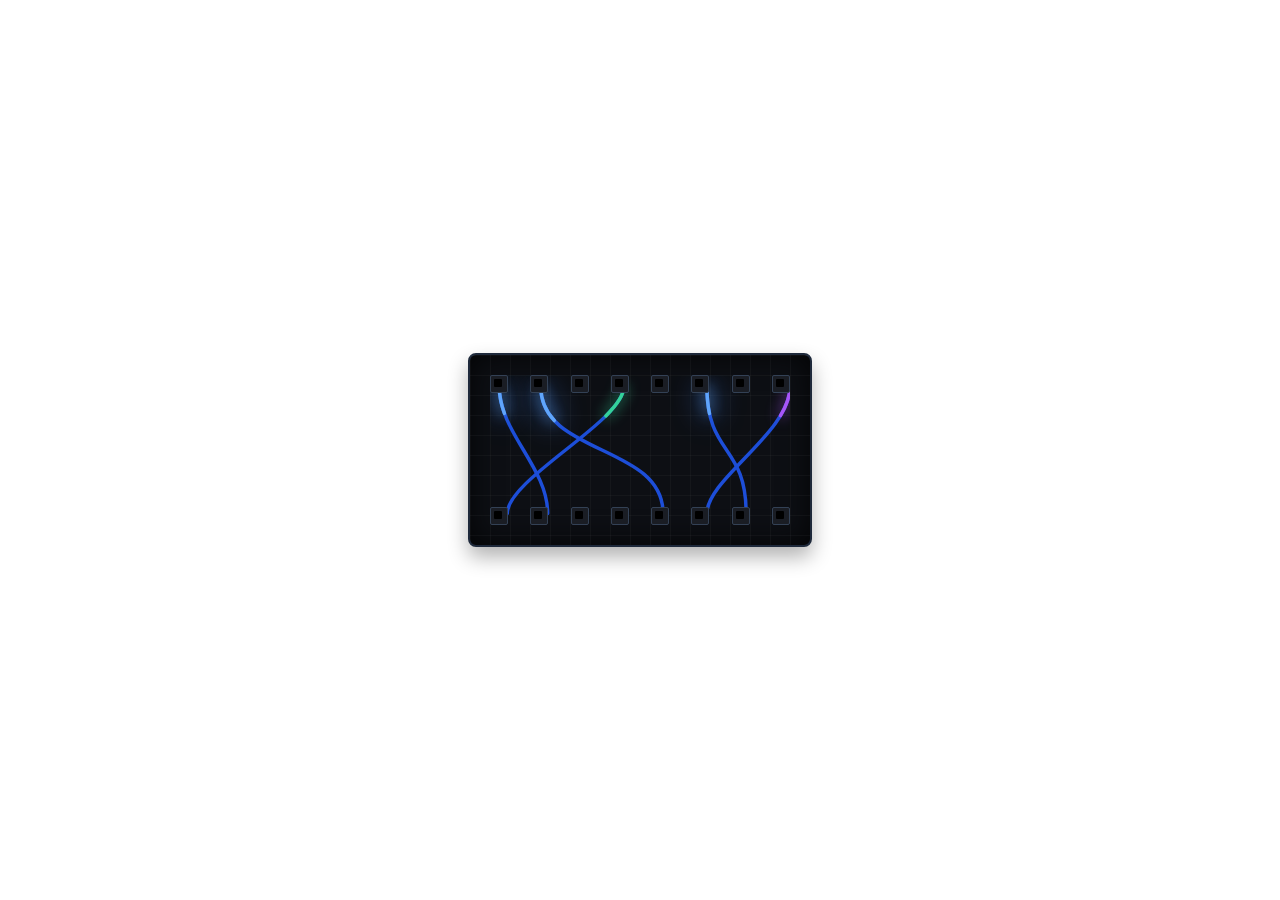
<file: anim_cableado.html>
<!DOCTYPE html>
<html lang="es">
<head>
<meta charset="UTF-8">
<style>
  body, html { margin: 0; padding: 0; width: 100%; height: 100%; display: flex; justify-content: center; align-items: center; overflow: hidden; background: transparent; font-family: monospace; }
  
  .fiber-container {
    position: relative;
    width: 300px;
    height: 150px;
    background: #0d0f14;
    border: 2px solid #1e293b;
    border-radius: 8px;
    padding: 20px;
    box-shadow: inset 0 0 30px rgba(0,0,0,0.8), 0 10px 20px rgba(0,0,0,0.3);
    display: flex;
    flex-direction: column;
    justify-content: space-between;
  }

  .port-row {
    display: flex;
    justify-content: space-between;
    width: 100%;
    z-index: 2;
  }

  .port {
    width: 16px;
    height: 16px;
    background: #1a1d24;
    border: 1px solid #334155;
    border-radius: 2px;
    position: relative;
  }

  .port::after {
    content: '';
    position: absolute;
    top: 3px; left: 3px; width: 8px; height: 8px;
    background: #000;
    border-radius: 1px;
  }

  /* SVG Fibers */
  svg {
    position: absolute;
    top: 20px;
    left: 20px;
    width: calc(100% - 40px);
    height: calc(100% - 40px);
    z-index: 1;
    pointer-events: none;
  }

  .cable {
    fill: none;
    stroke: #1d4ed8; /* Dark blue unlit */
    stroke-width: 3;
    stroke-linecap: round;
  }

  .light-pulse {
    fill: none;
    stroke: #60a5fa; /* Bright blue lit */
    stroke-width: 3;
    stroke-linecap: round;
    stroke-dasharray: 20, 100;
    filter: drop-shadow(0 0 6px #60a5fa) drop-shadow(0 0 12px #3b82f6);
  }

  /* Various animation speeds */
  .p1 { animation: flow 1.5s linear infinite; }
  .p2 { animation: flow 2s linear infinite 0.5s; }
  .p3 { animation: flow 1s linear infinite 0.2s; stroke: #34d399; filter: drop-shadow(0 0 6px #34d399); } /* Green fiber */
  .p4 { animation: flow 2.5s linear infinite 1s; }
  .p5 { animation: flow 1.2s linear infinite 0.8s; stroke: #a855f7; filter: drop-shadow(0 0 6px #a855f7);} /* Purple fiber */

  @keyframes flow {
    0% { stroke-dashoffset: 120; }
    100% { stroke-dashoffset: -40; }
  }

  /* Background grid */
  .fiber-container::before {
    content:'';
    position:absolute; top:0; left:0; right:0; bottom:0;
    background-image: 
      linear-gradient(rgba(255,255,255,0.03) 1px, transparent 1px),
      linear-gradient(90deg, rgba(255,255,255,0.03) 1px, transparent 1px);
    background-size: 20px 20px;
    pointer-events: none;
    z-index: 0;
  }

</style>
</head>
<body>
  <div class="fiber-container">
    <div class="port-row">
      <!-- Top Ports -->
      <div class="port" id="t1"></div>
      <div class="port" id="t2"></div>
      <div class="port" id="t3"></div>
      <div class="port" id="t4"></div>
      <div class="port" id="t5"></div>
      <div class="port" id="t6"></div>
      <div class="port" id="t7"></div>
      <div class="port" id="t8"></div>
    </div>
    
    <svg viewBox="0 0 260 110">
      <!-- Background static cables -->
      <path class="cable" d="M 8 0 C 8 40, 50 70, 50 110" />
      <path class="cable" d="M 44 0 C 44 60, 150 50, 150 110" />
      <path class="cable" d="M 116 0 C 116 30, 15 80, 15 110" />
      <path class="cable" d="M 188 0 C 188 60, 222 50, 222 110" />
      <path class="cable" d="M 260 0 C 260 40, 188 80, 188 110" />
      
      <!-- Animated Pulses -->
      <path class="light-pulse p1" pathLength="100" d="M 8 0 C 8 40, 50 70, 50 110" />
      <path class="light-pulse p2" pathLength="100" d="M 44 0 C 44 60, 150 50, 150 110" />
      <path class="light-pulse p3" pathLength="100" d="M 116 0 C 116 30, 15 80, 15 110" />
      <path class="light-pulse p4" pathLength="100" d="M 188 0 C 188 60, 222 50, 222 110" />
      <path class="light-pulse p5" pathLength="100" d="M 260 0 C 260 40, 188 80, 188 110" />
    </svg>

    <div class="port-row">
      <!-- Bottom Ports -->
      <div class="port"></div>
      <div class="port" id="b2"></div>
      <div class="port" id="b3"></div>
      <div class="port" id="b4"></div>
      <div class="port" id="b5"></div>
      <div class="port" id="b6"></div>
      <div class="port" id="b7"></div>
      <div class="port"></div>
    </div>
  </div>
</body>
</html>
</file>
